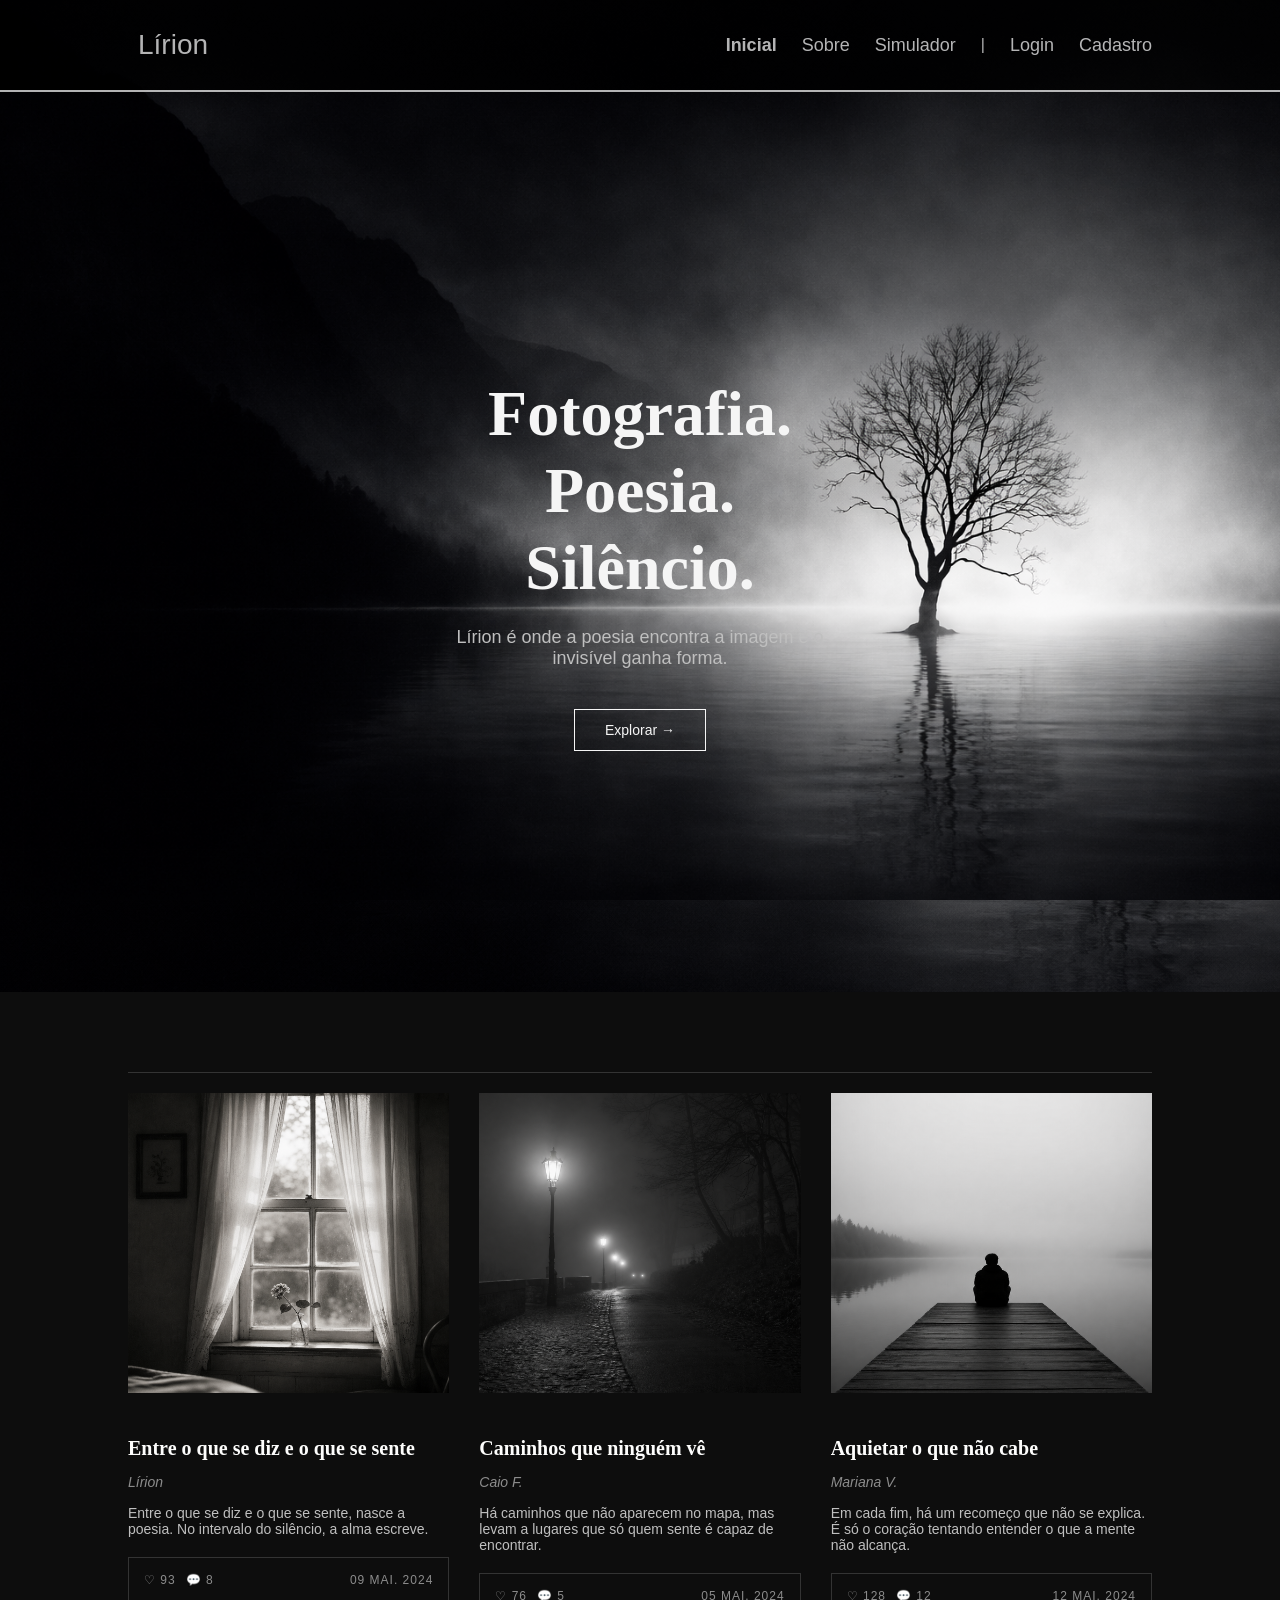
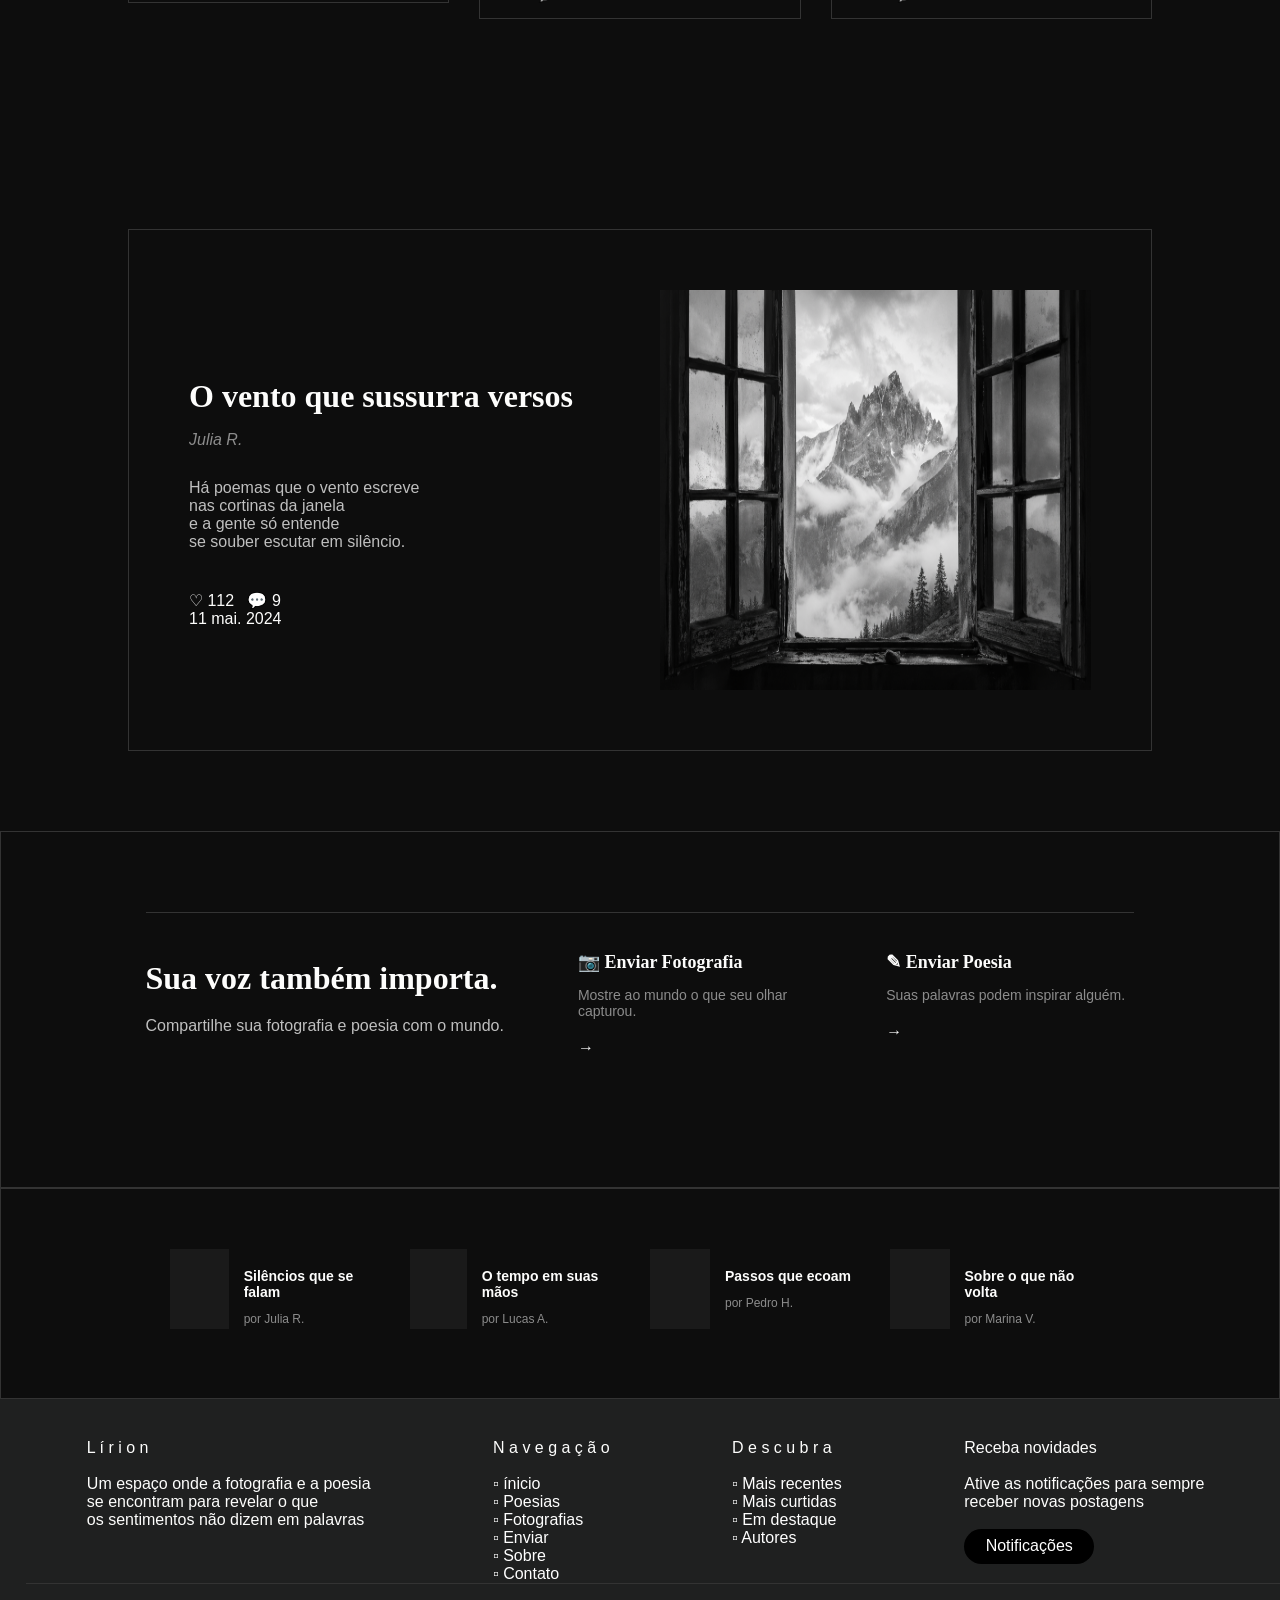
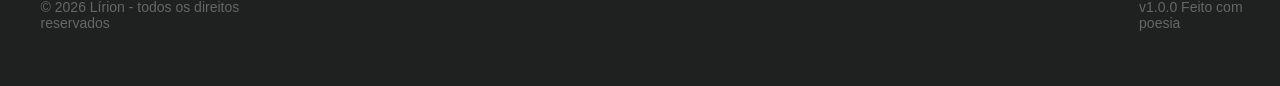
<file: Cadastro - projeto individual/index.html>
<!DOCTYPE html>
<html lang="pt-br">
<head>
    <meta charset="UTF-8">
    <meta name="viewport" content="width=device-width, initial-scale=1.0">
    <title>Lírion | Inicial</title>
    <link rel="stylesheet" href="style.css">
</head>
<body>
 <!--header inicio-->
  <div class="header">
    <div class="container">
      <h1 class="titulo">Lírion</h1>
      <ul class="navbar">
        <li class="agora">
          <a href="#">Inicial</a>
        </li>
        
         <li>
          <a href="Sobremim.html">Sobre</a>
        </li>
        <li>
          <a href="simulador.html">Simulador</a>
        </li>
        <li>|</li>
        <li>
          <a href="login.html">Login</a>
        </li>
        <li>
          <a href="cadastro.html">Cadastro</a>
        </li>
        
      </ul>
    </div>
  </div>
  <!--header fim-->

<!--Primeira parte-->
    <main>
        <div class="principal">
            <div class="conteudo">
                <h1>Fotografia.<br>Poesia.<br>Silêncio.</h1>
                <p>Lírion é onde a poesia encontra a imagem e o invisível ganha forma.</p>
                <a href="cadastro.html" class="botao">Explorar →</a>
            </div>
        </div>
<!--Primeira fim-->

<!--Algumas poesias-->
        <section class="secao">
            <div class="container">
                <div class="titulo_secao">
                <div class="cards">
                    <div class="card">
                        <img src="images/card1.png" alt="Janela com cortina">
                        <h3>Entre o que se diz e o que se sente</h3>
                        <p class="autor">Lírion</p>
                        <p class="descricao">Entre o que se diz e o que se sente, nasce a poesia. No intervalo do silêncio, a alma escreve.</p>
                        <div class="rodape">
                            <div>
                                <span>♡ 93</span> &nbsp; <span>💬 8</span>
                            </div>
                            <span>09 mai. 2024</span>
                        </div>
                    </div>

                    <div class="card">
                        <img src="images/card2.png" alt="Estrada com postes e névoa">
                        <h3>Caminhos que ninguém vê</h3>
                        <p class="autor">Caio F.</p>
                        <p class="descricao">Há caminhos que não aparecem no mapa, mas levam a lugares que só quem sente é capaz de encontrar.</p>
                        <div class="rodape">
                            <div>
                                <span>♡ 76</span> &nbsp; <span>💬 5</span>
                            </div>
                            <span>05 mai. 2024</span>
                        </div>
                    </div>

                    <div class="card">
                        <img src="images/card3.png" alt="Pessoa no pier">
                        <h3>Aquietar o que não cabe</h3>
                        <p class="autor">Mariana V.</p>
                        <p class="descricao">Em cada fim, há um recomeço que não se explica. É só o coração tentando entender o que a mente não alcança.</p>
                        <div class="rodape">
                            <div>
                                <span>♡ 128</span> &nbsp; <span>💬 12</span>
                            </div>
                            <span>12 mai. 2024</span>
                        </div>
                    </div>
                </div>
            </div>
        </section>
<!--fim-->

<!--Poesia principal-->
        <section class="fotopoesia">
            <div class="container">
                <div class="box">
                    <div class="texto">
                        <h2>O vento que sussurra versos</h2>
                        <p class="autor">Julia R.</p>
                        <p>Há poemas que o vento escreve
                           nas cortinas da janela
                           e a gente só entende
                           se souber escutar em silêncio.</p>
                        <div class="rodape">
                            <div>
                                <span>♡ 112</span> &nbsp; <span>💬 9</span>
                            </div>
                            <span>11 mai. 2024</span>
                        </div>
                    </div>
                    <div class="imagem">
                        <img src="images/poesia_grande.png" alt="Montanhas através da janela">
                    </div>
                </div>
            </div>
        </section>
<!--fim-->

<!--Chamar o autor para entrar no site-->
        <section class="chamada">
            <div class="container">
                <div class="titulo_secao">
                <div class="chamada_grid">
                    <div class="chamada_principal">
                        <h2>Sua voz também importa.</h2>
                        <p>Compartilhe sua fotografia e poesia com o mundo.</p>
                    </div>
                    <div class="chamada_item">
                        <h3>📷 Enviar Fotografia</h3>
                        <p>Mostre ao mundo o que seu olhar capturou.</p>
                        <a href="cadastro.html">→</a>
                    </div>
                    <div class="chamada_item">
                        <h3>✎ Enviar Poesia</h3>
                        <p>Suas palavras podem inspirar alguém.</p>
                        <a href="cadastro.html">→</a>
                    </div>
                </div>
            </div>
        </section>
<!--fim-->

<!--Poesias recentes-->
        <section class="recentes">
            <div class="container">
                <div class="recentes_grid">
                    <div class="item_recente">
                        <div class="thumb"></div>
                        <div class="info">
                            <h4>Silêncios que se falam</h4>
                            <p>por Julia R.</p>
                        </div>
                    </div>
                    <div class="item_recente">
                        <div class="thumb"></div>
                        <div class="info">
                            <h4>O tempo em suas mãos</h4>
                            <p>por Lucas A.</p>
                        </div>
                    </div>
                    <div class="item_recente">
                        <div class="thumb"></div>
                        <div class="info">
                            <h4>Passos que ecoam</h4>
                            <p>por Pedro H.</p>
                        </div>
                    </div>
                    <div class="item_recente">
                        <div class="thumb"></div>
                        <div class="info">
                            <h4>Sobre o que não volta</h4>
                            <p>por Marina V.</p>
                        </div>
                    </div>
                </div>
            </div>
        </section>
    </main>
<!--Fim-->

    <!--footer inicio-->
  <div class="footer">
    <div class="container">
        L í r i o n <br><br>
        Um espaço onde a fotografia e a poesia <br>
        se encontram para revelar o que <br>
        os sentimentos não dizem em palavras <br><br>
       
    
    <div class="navega">
        N a v e g a ç ã o<br><br>
        <a href="index.html">▫︎ ínicio</a> <br>
        <a href="foto.html">▫︎ Poesias</a><br>
        <a href="foto.html">▫︎ Fotografias</a><br>
        <a href="cadastro.html">▫︎ Enviar </a><br>
        <a href="sobremim.css">▫︎ Sobre </a><br>
        <a href="index.html">▫︎ Contato</a>
    </div>
    <div class="descubra">
        D e s c u b r a <br><br>
        <a href="index.html">▫︎ Mais recentes</a> <br>
        <a href="index.html">▫︎ Mais curtidas</a> <br>
        <a href="index.html">▫︎ Em destaque</a> <br>
        <a href="index.html">▫︎ Autores </a>
    </div>
    <div class="novidades">
        Receba novidades<br><br>
         Ative as notificações para sempre<br>
        receber novas postagens <br><br>
        <div class="botao_notificacoes">
            <a href="cadastro.html"> Notificações</a> </div>
        </div>
    </div>
    <div class="linhaBaixo"> &copy; 2026 Lírion - todos os direitos reservados <span>v1.0.0 Feito com poesia</span> </div>
  </div>
  <!--footer fim-->

</body>
</html>
<script>
</file>
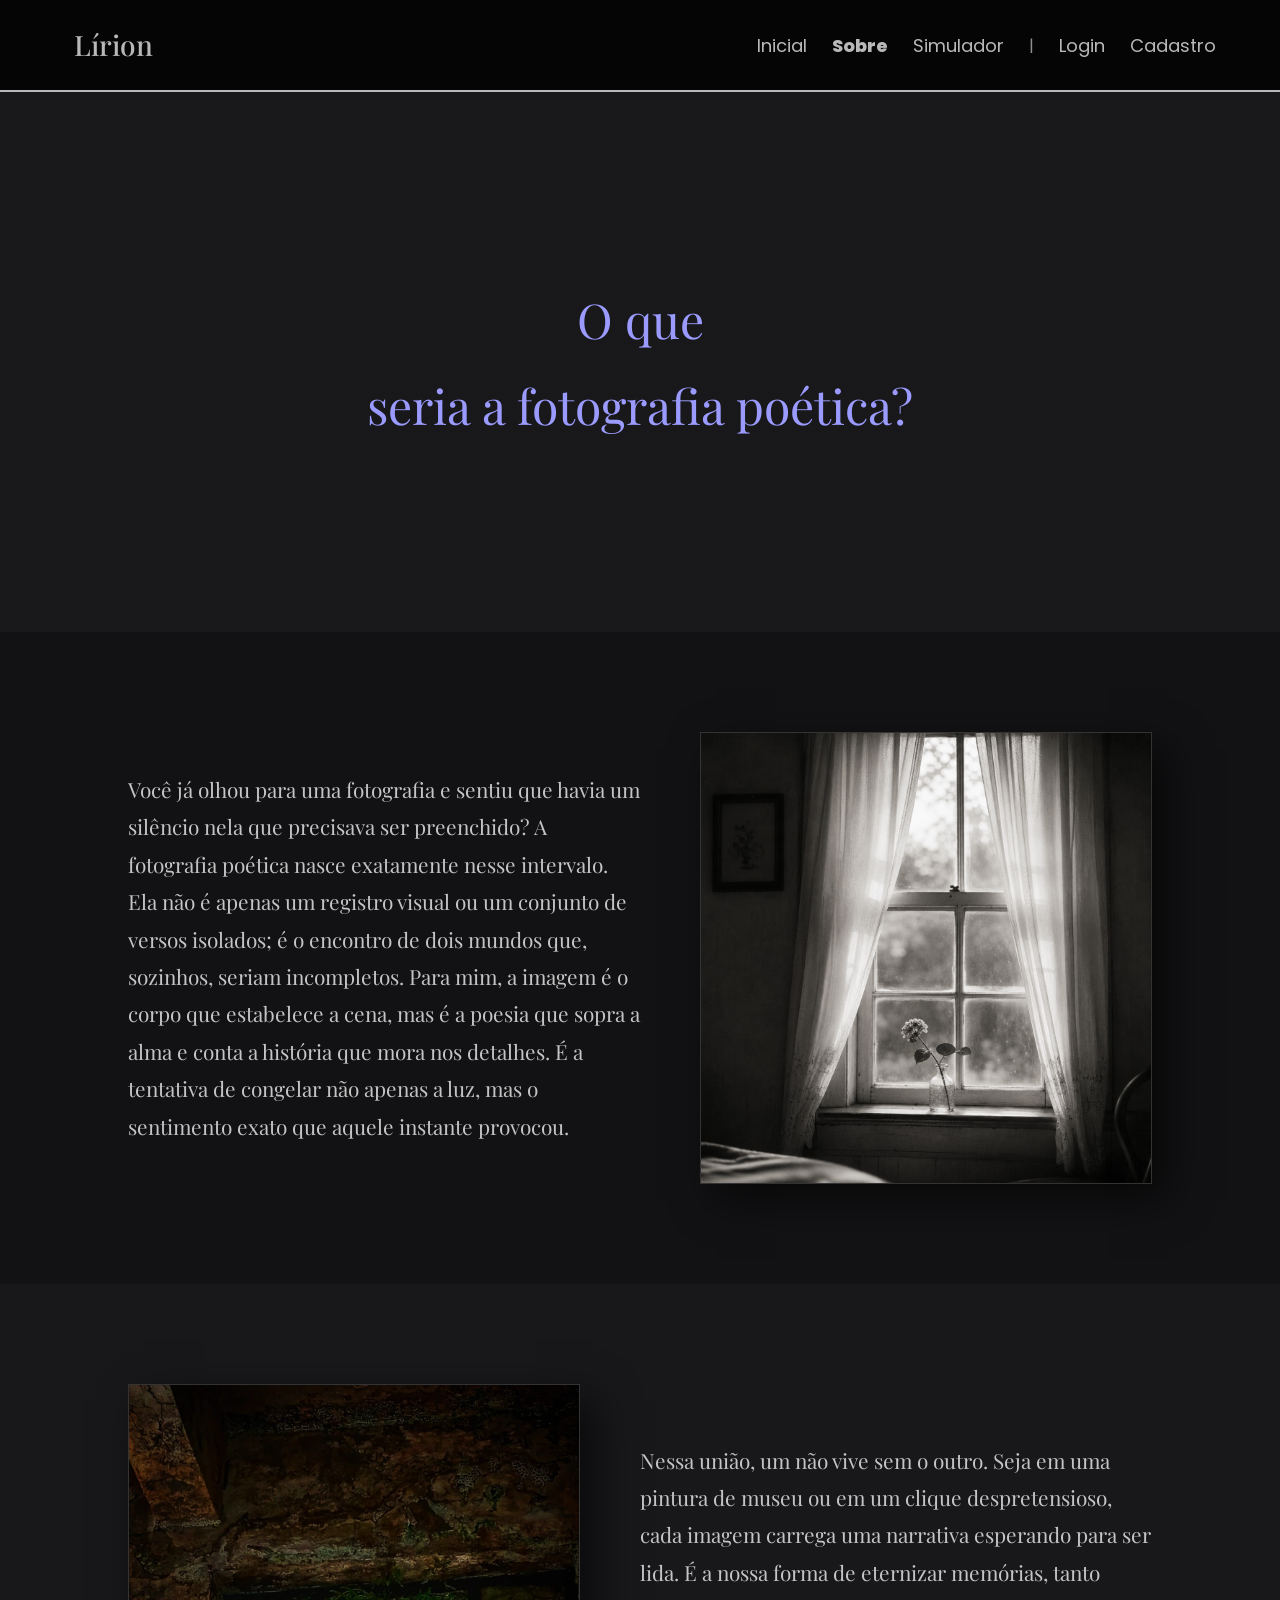
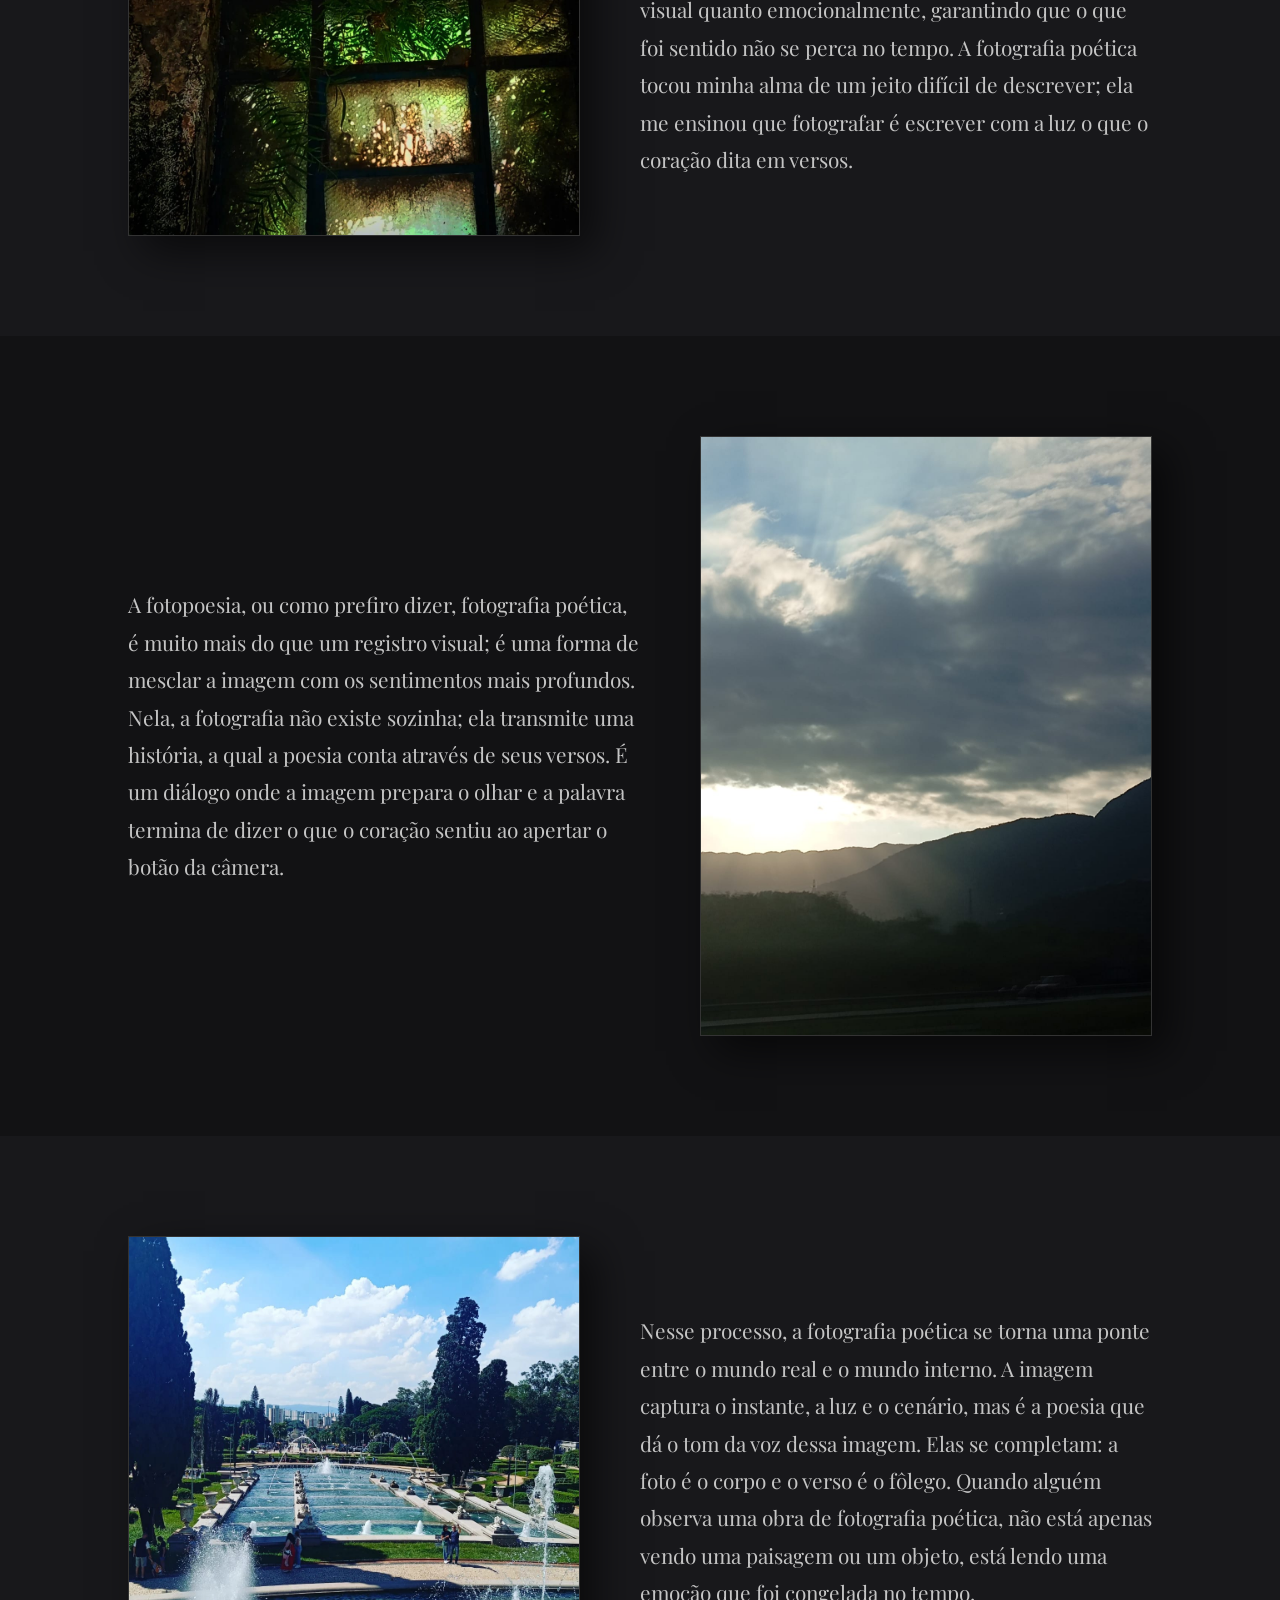
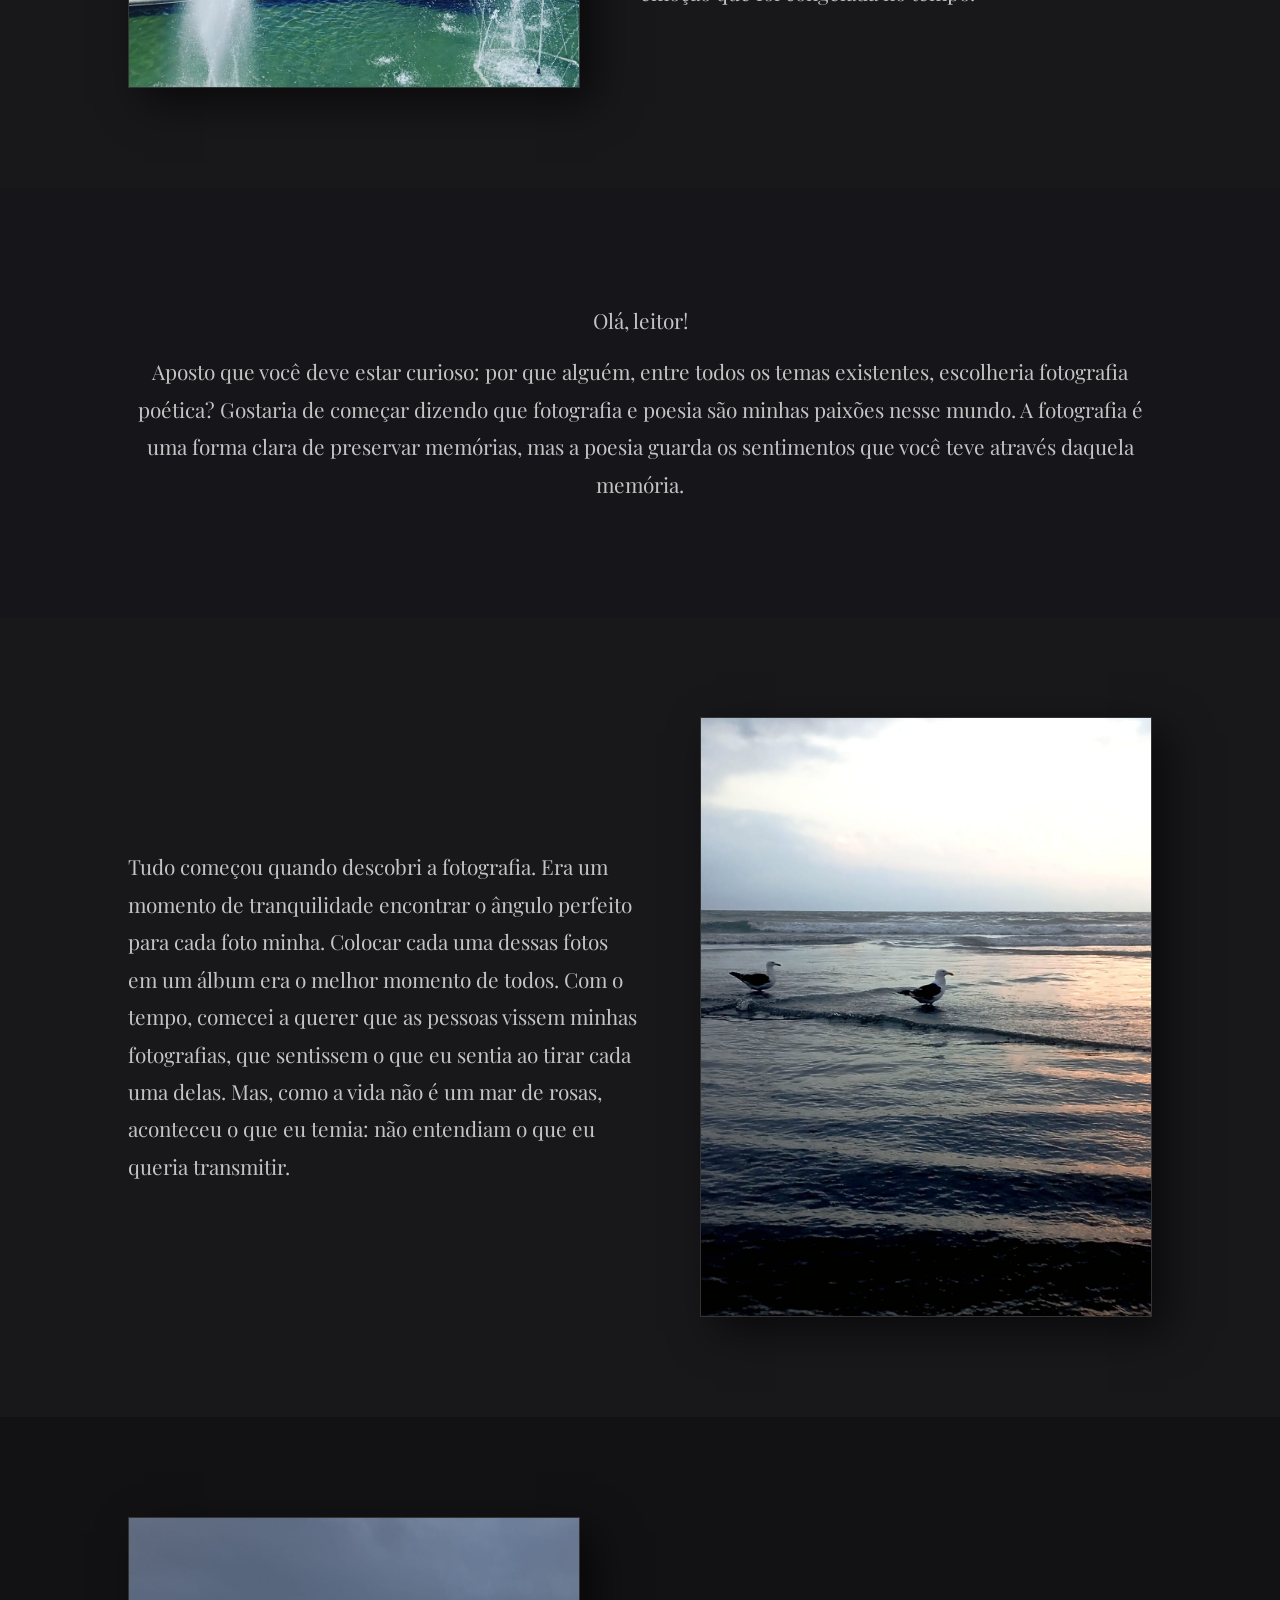
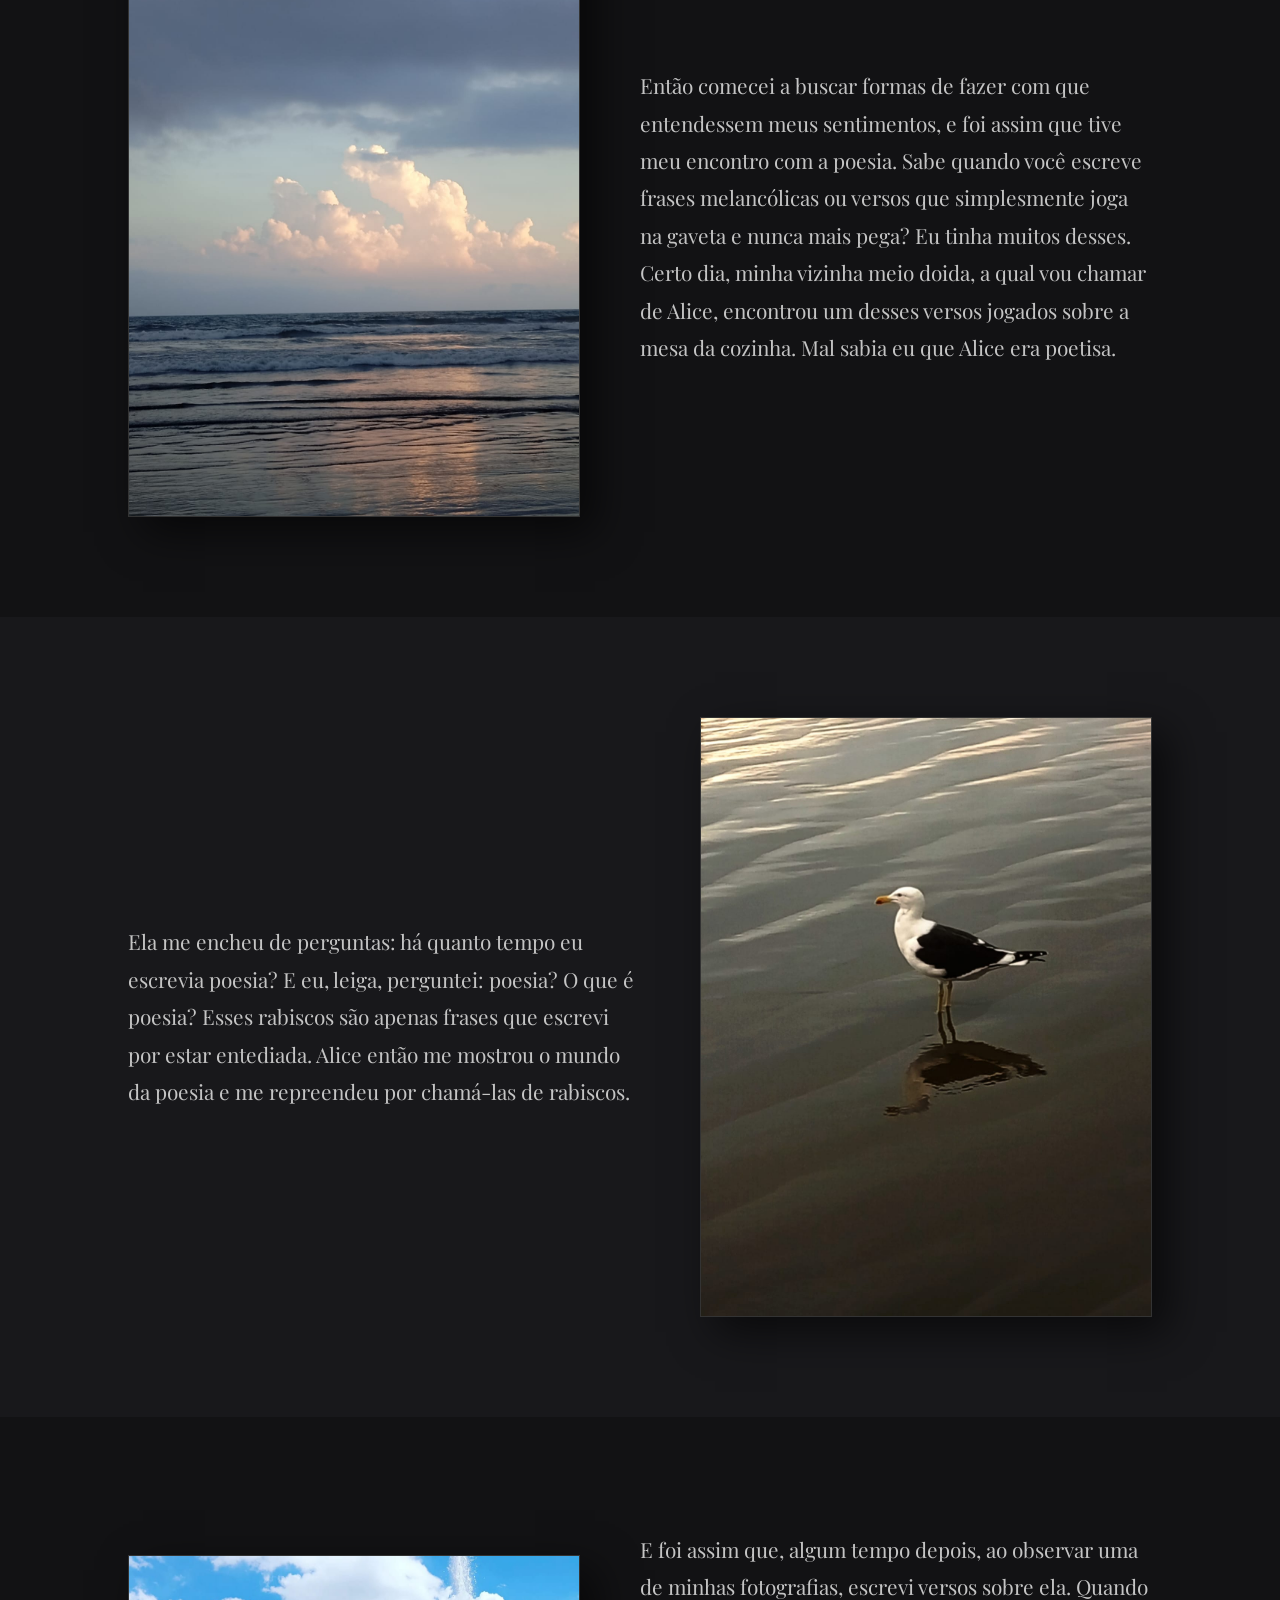
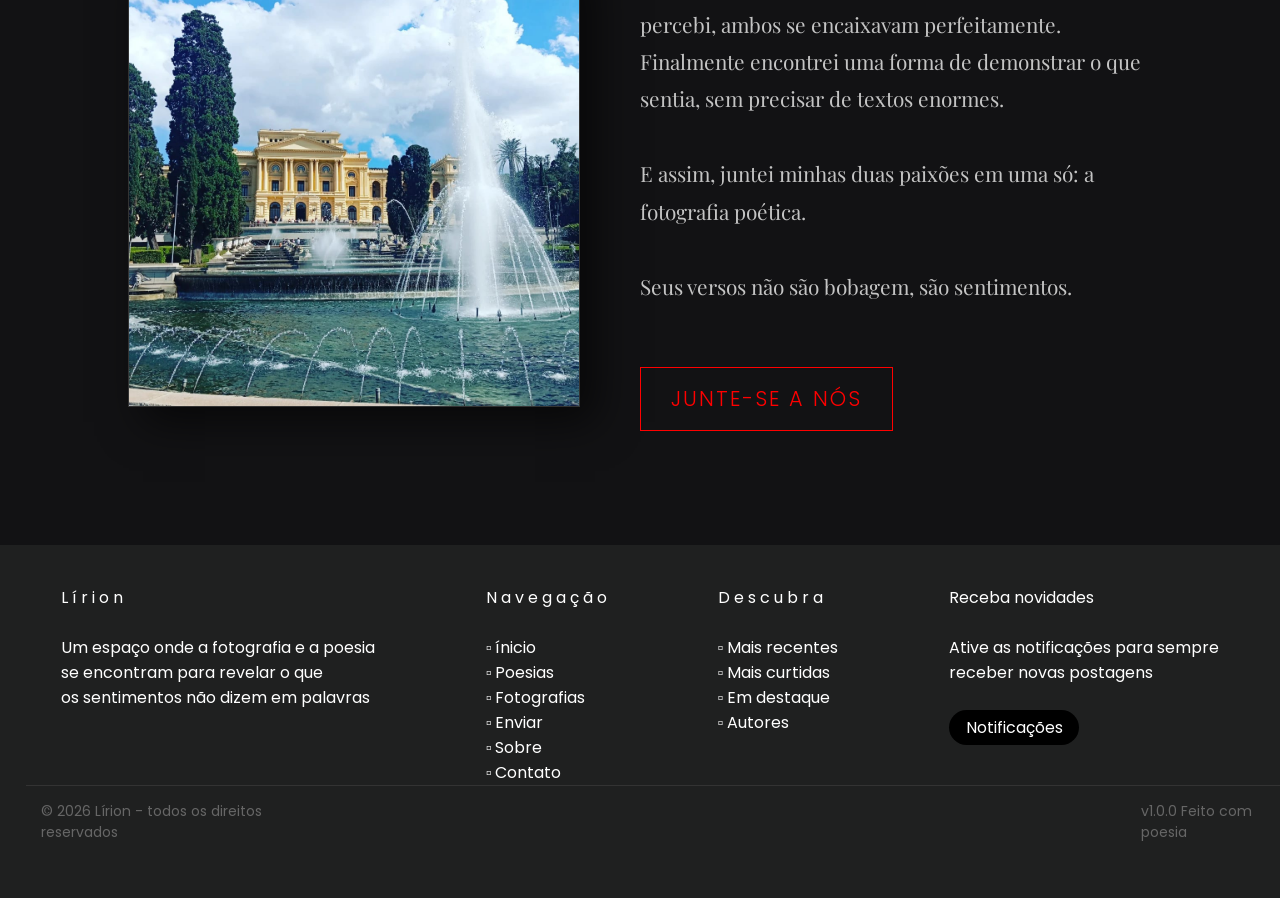
<file: Cadastro - projeto individual/Sobremim.html>
<!DOCTYPE html>
<html lang="pt-br">
<head>
    <meta charset="UTF-8">
    <meta name="viewport" content="width=device-width, initial-scale=1.0">
    <title>Lírion | Inicial</title>
    <link rel="stylesheet" href="sobremim.css">
</head>
<body>
 <!--header inicio-->
  <div class="header">
    <div class="container">
      <h1 class="titulo">Lírion</h1>
      <ul class="navbar">
        <li>
          <a href="index.html">Inicial</a>
        </li>
        <li class="agora">
          <a href="#">Sobre</a>
        </li>
        <li>
          <a href="simulador.html">Simulador</a>
        </li>
        <li>|</li>
        <li>
          <a href="login.html">Login</a>
        </li>
        <li>
          <a href="cadastro.html">Cadastro</a>
        </li>
        
      </ul>
    </div>
  </div>
  <!--header fim-->


<!--Primeira parte-->
<div class="principal">
    <div class="conteudo">
        <h1>O que <br>seria a fotografia poética?</h1>
    </div>
</div>

<!--Sobre a fotografia poetica-->
<div class="contexto">
    <div class="conteudoContexto">
        <h1>
            Você já olhou para uma fotografia e sentiu que havia um silêncio nela que precisava ser preenchido?
            A fotografia poética nasce exatamente nesse intervalo. Ela não é apenas um registro visual ou um conjunto de versos isolados;
            é o encontro de dois mundos que, sozinhos, seriam incompletos. Para mim, a imagem é o corpo que estabelece a cena,
            mas é a poesia que sopra a alma e conta a história que mora nos detalhes. É a tentativa de congelar não apenas a luz,
            mas o sentimento exato que aquele instante provocou.
        </h1>
    </div>
    <div class="img"><img src="images/card1.png" alt=""></div>
</div>

<div class="continuada">
    <div class="conteudoCon">
        <h1>
            Nessa união, um não vive sem o outro. Seja em uma pintura de museu ou em um clique despretensioso,
            cada imagem carrega uma narrativa esperando para ser lida. É a nossa forma de eternizar memórias,
            tanto visual quanto emocionalmente, garantindo que o que foi sentido não se perca no tempo.
            A fotografia poética tocou minha alma de um jeito difícil de descrever; ela me ensinou que fotografar
            é escrever com a luz o que o coração dita em versos.
        </h1>
    </div>
    <div class="img"><img src="images/janela.jpeg" alt=""></div>
</div>

<div class="continuadaCo">
    <div class="conteudoC">
        <h1>
            A fotopoesia, ou como prefiro dizer, fotografia poética, é muito mais do que um registro visual;
            é uma forma de mesclar a imagem com os sentimentos mais profundos. Nela, a fotografia não existe sozinha;
            ela transmite uma história, a qual a poesia conta através de seus versos. É um diálogo onde a imagem prepara
            o olhar e a palavra termina de dizer o que o coração sentiu ao apertar o botão da câmera.
        </h1>
    </div>
    <div class="img"><img src="images/montanha.jpeg" alt=""></div>
</div>

<div class="continuadaC">
    <div class="conteudos">
        <h1>
            Nesse processo, a fotografia poética se torna uma ponte entre o mundo real e o mundo interno.
            A imagem captura o instante, a luz e o cenário, mas é a poesia que dá o tom da voz dessa imagem.
            Elas se completam: a foto é o corpo e o verso é o fôlego. Quando alguém observa uma obra de fotografia poética,
            não está apenas vendo uma paisagem ou um objeto, está lendo uma emoção que foi congelada no tempo.
        </h1>
    </div>
    <div class="img"><img src="images/museu2.jpeg" alt=""></div>
</div>

<!--Sobre mim-->
<div class="sobre">
    <div class="sobremim">
        <h1>Olá, leitor!</h1>
        <h1>
            Aposto que você deve estar curioso: por que alguém, entre todos os temas existentes,
            escolheria fotografia poética? Gostaria de começar dizendo que fotografia e poesia são
            minhas paixões nesse mundo. A fotografia é uma forma clara de preservar memórias,
            mas a poesia guarda os sentimentos que você teve através daquela memória.
        </h1>
    </div>
</div>

<div class="sobre2">
    <div class="conteudo2">
        <h1>
            Tudo começou quando descobri a fotografia. Era um momento de tranquilidade encontrar o ângulo perfeito
            para cada foto minha. Colocar cada uma dessas fotos em um álbum era o melhor momento de todos.
            Com o tempo, comecei a querer que as pessoas vissem minhas fotografias, que sentissem o que eu sentia
            ao tirar cada uma delas. Mas, como a vida não é um mar de rosas, aconteceu o que eu temia:
            não entendiam o que eu queria transmitir.
        </h1>
    </div>
    <div class="img"><img src="images/praia2.jpeg" alt=""></div>
</div>

<div class="sobre3">
    <div class="conteudo3">
        <h1>
            Então comecei a buscar formas de fazer com que entendessem meus sentimentos,
            e foi assim que tive meu encontro com a poesia. Sabe quando você escreve frases melancólicas
            ou versos que simplesmente joga na gaveta e nunca mais pega? Eu tinha muitos desses.
            Certo dia, minha vizinha meio doida, a qual vou chamar de Alice, encontrou um desses versos
            jogados sobre a mesa da cozinha. Mal sabia eu que Alice era poetisa.
        </h1>
    </div>
    <div class="img"><img src="images/praia.jpeg" alt=""></div>
</div>

<div class="sobre4">
    <div class="conteudo4">
        <h1>
            Ela me encheu de perguntas: há quanto tempo eu escrevia poesia?
            E eu, leiga, perguntei: poesia? O que é poesia? Esses rabiscos são apenas frases
            que escrevi por estar entediada. Alice então me mostrou o mundo da poesia
            e me repreendeu por chamá-las de rabiscos.
        </h1>
    </div>
    <div class="img"><img src="images/gaivota.jpeg" alt=""></div>
</div>

<div class="sobre5">
    <div class="conteudo5">
        <h1>
            E foi assim que, algum tempo depois, ao observar uma de minhas fotografias,
            escrevi versos sobre ela. Quando percebi, ambos se encaixavam perfeitamente.
            Finalmente encontrei uma forma de demonstrar o que sentia, sem precisar de textos enormes.
            <br><br>
            E assim, juntei minhas duas paixões em uma só: a fotografia poética.
            <br><br>
            Seus versos não são bobagem, são sentimentos.
            <br><br>
            <a href="cadastro.html">Junte-se a nós</a>
        </h1>
    </div>
    <div class="img"><img src="images/museu 2.jpeg" alt=""></div>
</div>

</main>

    <!--footer inicio-->
  <div class="footer">
    <div class="container">
        L í r i o n <br><br>
        Um espaço onde a fotografia e a poesia <br>
        se encontram para revelar o que <br>
        os sentimentos não dizem em palavras <br><br>
       
    
    <div class="navega">
        N a v e g a ç ã o<br><br>
        <a href="index.html">▫︎ ínicio</a> <br>
        <a href="foto.html">▫︎ Poesias</a><br>
        <a href="foto.html">▫︎ Fotografias</a><br>
        <a href="enviar.html">▫︎ Enviar </a><br>
        <a href="index.html">▫︎ Sobre </a><br>
        <a href="index.html">▫︎ Contato</a>
    </div>
    <div class="descubra">
        D e s c u b r a <br><br>
        <a href="index.html">▫︎ Mais recentes</a> <br>
        <a href="index.html">▫︎ Mais curtidas</a> <br>
        <a href="index.html">▫︎ Em destaque</a> <br>
        <a href="index.html">▫︎ Autores </a>
    </div>
    <div class="novidades">
        Receba novidades<br><br>
         Ative as notificações para sempre<br>
        receber novas postagens <br><br>
        <div class="botao_notificacoes">
            <a href="index.html"> Notificações</a> </div>
        </div>
    </div>
    <div class="linhaBaixo"> &copy; 2026 Lírion - todos os direitos reservados <span>v1.0.0 Feito com poesia</span> </div>
  </div>
  <!--footer fim-->

</body>
</html>
<script>
</file>
<file: Cadastro - projeto individual/style.css>
body {
  margin: 0;
  padding: 0;
  font-family: 'Barlow', 'Segoe UI', Tahoma, Geneva, Verdana, sans-serif;
  background-image: url(images/hero_sombrio.png);
  min-height: 100vh; 
}


/* CONTAINER */
.container {
  display: flex;
  width: 80%;
  margin: auto;
  color: #fdfdfc;
  justify-content: center;
}

/* HEADER */
.header {
  border-bottom: 2px solid #ffffff;
  background: black;
  opacity: 70%;
}

.header .container {
  align-items: center;
  justify-content: space-between;
  height: 90px; /* MAIOR */
}

.header h1 {
  margin: 10px;
  font-size: 28px; /* MAIOR */
}

.header a {
  text-decoration: none;
  color: #ffffff;
  font-size: 18px; /* MAIOR */
}

.header a:hover {
  color: #ff0000;
  text-decoration: underline;
}

.agora {
  font-weight: 800;
}

.navbar {
  width: auto;
  display: flex;
  align-items: center;
  list-style: none;
  gap: 25px;
  margin: 0;
  padding: 0;
}

.titulo {
  color: #ffffff;
  font-weight: 500;
}

/*Primeira parte */
.principal {
    width: 100%;
    height: 100vh;
    background-image: url(images/hero_sombrio.png);
    background-size: cover;
    background-position: center;
    background-attachment: fixed;
    display: flex;
    justify-content: center;
    align-items: center;
    position: relative;
}


.conteudo {
    position: relative;
    text-align: center;
    color: #F5F5F5;
}

.conteudo h1 {
    font-family: 'Playfair Display', serif;
    font-size: 64px;
    margin-bottom: 20px;
    line-height: 1.2;
}

.conteudo p {
    font-size: 18px;
    color: #BFBFBF;
    margin-bottom: 40px;
    max-width: 400px;
    margin-left: auto;
    margin-right: auto;
}

.botao {
    display: inline-block;
    padding: 12px 30px;
    border: 1px solid #F5F5F5;
    color: #F5F5F5;
    text-decoration: none;
    font-size: 14px;
    transition: 0.3s;
}

.botao:hover {
    background-color: #F5F5F5;
    color: #0D0D0D;
}

/*Fotopoesia*/
.secao {
    background-color: #0D0D0D;
    padding: 80px 0;
}

.container {
    max-width: 1200px;
    margin: 0 auto;
    padding: 0 20px;
}

.titulo_secao {
    margin-bottom: 50px;
    padding-top: 20px;
    border-top: 1px solid #333333;
}

.titulo_secao span {
    font-size: 12px;
    color: #8C8C8C;
    text-transform: uppercase;
    letter-spacing: 1px;
}

.cards {
    display: flex;
    gap: 30px;
    justify-content: space-between;
}

.card {
    flex: 1;
    background-color: transparent;
}

.card img {
    width: 100%;
    height: 300px;
    margin-bottom: 20px;
}

.card h3 {
    font-family: 'Playfair Display', serif;
    font-size: 20px;
    margin-bottom: 5px;
}

.card .autor {
    font-size: 14px;
    color: #8C8C8C;
    margin-bottom: 15px;
    font-style: italic;
}

.card .descricao {
    font-size: 14px;
    color: #BFBFBF;
    margin-bottom: 20px;
}

.card .rodape {
    display: flex;
    justify-content: space-between;
    align-items: center;
    font-size: 12px;
    color: #8C8C8C;
    padding: 15px;
    border: 1px solid #333333;
}

/*Poesia principal*/
.fotopoesia {
    background-color: #0D0D0D;
    padding: 80px 0;
}

.fotopoesia .container {
    max-width: 1200px;
    margin: 0 auto;
    padding: 0 20px;
}

.box {
    display: flex;
    gap: 40px;
    align-items: center;
    border: 1px solid #333333;
    padding: 60px;
}

.box .texto {
    flex: 1;
}

.box .texto h2 {
    font-family: 'Playfair Display', serif;
    font-size: 32px;
    margin-bottom: 10px;
}

.box .texto .autor {
    font-style: italic;
    color: #8C8C8C;
    margin-bottom: 30px;
}

.box .texto p {
    color: #BFBFBF;
    white-space: pre-line;
    margin-bottom: 40px;
}

.box .imagem {
    flex: 1;
    height: 400px;
}

.box .imagem img {
    width: 100%;
    height: 100%;
}

/*Chamar novos autores*/
.chamada {
    background-color: #0D0D0D;
    padding: 80px 0;
    border: 1px solid #333333;
}

.chamada .container {
    max-width: 1200px;
    margin: 0 auto;
    padding: 0 20px;
}

.chamada_grid {
    display: flex;
    gap: 60px;
    justify-content: space-between;
}

.chamada_principal {
    flex: 1.5;
}

.chamada_principal h2 {
    font-family: 'Playfair Display', serif;
    font-size: 32px;
    margin-bottom: 20px;
}

.chamada_principal p {
    color: #BFBFBF;
}

.chamada_item {
    flex: 1;
}

.chamada_item h3 {
    font-family: 'Playfair Display', serif;
    font-size: 18px;
    margin-bottom: 10px;
    display: flex;
    align-items: center;
    gap: 10px;
}

.chamada_item p {
    font-size: 14px;
    color: #8C8C8C;
    margin-bottom: 20px;
}

.chamada_item a {
    color: #F5F5F5;
    text-decoration: none;
    font-size: 16px;
}

/*Poesias recentes */

.recentes {
    background-color: #0D0D0D;
    padding: 60px 0;
    border: 1px solid #333333;
}

.recentes .container {
    max-width: 1200px;
    margin: 0 auto;
    padding: 0 20px;
}

.recentes_grid {
    display: flex;
    gap: 20px;
    justify-content: space-between;
}

.item_recente {
    flex: 1;
    display: flex;
    gap: 15px;
}

.item_recente .thumb {
    width: 60px;
    height: 80px;
    background-color: #1A1A1A;
}

.item_recente .info h4 {
    font-size: 14px;
    margin-bottom: 2px;
}

.item_recente .info p {
    font-size: 12px;
    color: #8C8C8C;
}

/* FOOTER */
.footer {
  display: flex;
  flex-direction: column;
  background-color: #1f2020;
  padding: 40px 2%; 
  color: #fff;
  font-size: 16px; 
}

.footer .container {
  display: flex;
  justify-content: space-around;
  align-items: flex-start;
  width: 100%;
  gap: 40px;
}

.navega a   {
  text-decoration: none;
  color: #ffffff;
}
.descubra a{
  text-decoration: none;
  color: #ffffff;
}
.novidades a{
  text-decoration: none;
  color: #ffffff;
}
.navega a:hover  {
  color: #e91818;
  text-decoration: underline;
}
.descubra a:hover { 
  color: #e91818;
  text-decoration: underline;
}

.botao_notificacoes {
  width: 130px;
  height: 35px;
  background-color: #000000;
  border-radius: 20px;
  text-align: center;
  display: flex;
  align-items: center;
  justify-content: center;
}

.botao_notificacoes:hover {
  background-color: #ff0000;
}

/* LINHA FINAL */
.linhaBaixo {
  display: flex;
  justify-content: center;
  align-items: center;
  width: 100%;
  padding: 15px;
  border-top: 1px solid #333;
  font-size: 14px;
  color: #666;
}

.linhaBaixo span {
  margin-left: 70%;
}
</file>
<file: Cadastro - projeto individual/sobremim.css>
@import url('https://fonts.googleapis.com/css2?family=Playfair+Display:ital@0;1&family=Poppins:wght@300;400&display=swap');

body {
  margin: 0;
  padding: 0;
  font-family: 'Poppins', sans-serif;
  background-color: #121214; 
  color: #c4c4c4;
}

/* HEADER  */
.header {
  border-bottom: 2px solid #ffffff;
  background: black;
  opacity: 70%;
}

.header .container {
  display: flex; /* Adicionado para alinhar os itens do seu header */
  align-items: center;
  justify-content: space-between;
  height: 90px;
  padding: 0 5%; /* Respiro nas laterais */
}

.header h1 {
  margin: 10px;
  font-size: 28px;
}

.header a {
  text-decoration: none;
  color: #ffffff;
  font-size: 18px;
}

.header a:hover {
  color: #ff0000;
  text-decoration: underline;
}

.agora {
  font-weight: 800;
}

.navbar {
  width: auto;
  display: flex;
  align-items: center;
  list-style: none;
  gap: 25px;
  margin: 0;
  padding: 0;
}

.titulo {
  color: #ffffff;
  font-weight: 500;
  font-family: 'Playfair Display', serif;
}

/* PRINCIPAL */
.principal {
  height: 70vh;
  display: flex;
  align-items: center;
  justify-content: center;
  text-align: center;
}

.principal h1 {
  font-size: 3.5rem;
  color: #efefff;
  font-family: 'Playfair Display', serif;
}

/* CONTEXTO */

.contexto {
  display: flex;
  align-items: center;
  justify-content: center;
  padding: 100px 10%;
  gap: 60px;
}

.continuada {
  display: flex;
  flex-direction: row-reverse;
  align-items: center;
  justify-content: center;
  padding: 100px 10%;
  gap: 60px;
  background-color: #18181b;
}

.continuadaCo {
  display: flex;
  align-items: center;
  justify-content: center;
  padding: 100px 10%;
  gap: 60px;
}

.continuadaC {
  display: flex;
  flex-direction: row-reverse;
  align-items: center;
  justify-content: center;
  padding: 100px 10%;
  gap: 60px;
  background-color: #18181b;
}

.sobre {
  text-align: center;
  padding: 120px 20%;
}

.sobre2 {
  display: flex;
  align-items: center;
  justify-content: center;
  padding: 100px 10%;
  gap: 60px;
  background-color: #18181b;
}

.sobre3 {
  display: flex;
  flex-direction: row-reverse;
  align-items: center;
  justify-content: center;
  padding: 100px 10%;
  gap: 60px;
}

.sobre4 {
  display: flex;
  align-items: center;
  justify-content: center;
  padding: 100px 10%;
  gap: 60px;
  background-color: #18181b;
}

.sobre5 {
  display: flex;
  flex-direction: row-reverse;
  align-items: center;
  justify-content: center;
  padding: 100px 10%;
  gap: 60px;
}

/* IMAGEM */
.img {
  background-color: #25252b;
  border: 1px solid #333;
  box-shadow: 15px 15px 40px rgba(0,0,0,0.6);
  display: flex;
  justify-content: center;
  align-items: center;
}

.img img {
  width: 450px; 
  height: 550px;
  height: auto; 
}
h1 {
  font-family: 'Playfair Display', serif;
  font-weight: 300;
  font-size: 1.3rem;
  line-height: 1.8;
}

/* BOTÃO  */
.conteudo5 h1 a {
  display: inline-block;
  margin-top: 25px;
  padding: 12px 30px;
  color: #ff0000; /* Vermelho para combinar com seu hover */
  text-decoration: none;
  border: 1px solid #ff0000;
  font-family: 'Poppins', sans-serif;
  letter-spacing: 2px;
  text-transform: uppercase;
  transition: 0.4s;
}

.conteudo5 h1 a:hover {
  background-color: #ff0000;
  color: #ffffff;
}



.principal {
    height: 60vh;
    display: flex;
    align-items: center;
    justify-content: center;
    text-align: center;
    background: linear-gradient(rgba(26, 26, 29, 0.8), rgba(26, 26, 29, 0.8));
}

.principal h1 {
    font-size: 3rem;
    color: #9b9bff;
}

.sobre {
    text-align: center;
    padding: 100px 10%;
    background-color: #16161a;
}

/* FOOTER */
.footer {
  display: flex;
  flex-direction: column;
  background-color: #1f2020;
  padding: 40px 2%; 
  color: #fff;
  font-size: 16px; 
}

.footer .container {
  display: flex;
  justify-content: space-around;
  align-items: flex-start;
  width: 100%;
  gap: 40px;
}

.navega a   {
  text-decoration: none;
  color: #ffffff;
}
.descubra a{
  text-decoration: none;
  color: #ffffff;
}
.novidades a{
  text-decoration: none;
  color: #ffffff;
}
.navega a:hover  {
  color: #e91818;
  text-decoration: underline;
}
.descubra a:hover { 
  color: #e91818;
  text-decoration: underline;
}

.botao_notificacoes {
  width: 130px;
  height: 35px;
  background-color: #000000;
  border-radius: 20px;
  text-align: center;
  display: flex;
  align-items: center;
  justify-content: center;
}

.botao_notificacoes:hover {
  background-color: #ff0000;
}

/* LINHA FINAL */
.linhaBaixo {
  display: flex;
  justify-content: center;
  align-items: center;
  width: 100%;
  padding: 15px;
  border-top: 1px solid #333;
  font-size: 14px;
  color: #666;
}

.linhaBaixo span {
  margin-left: 70%;
}
</file>
